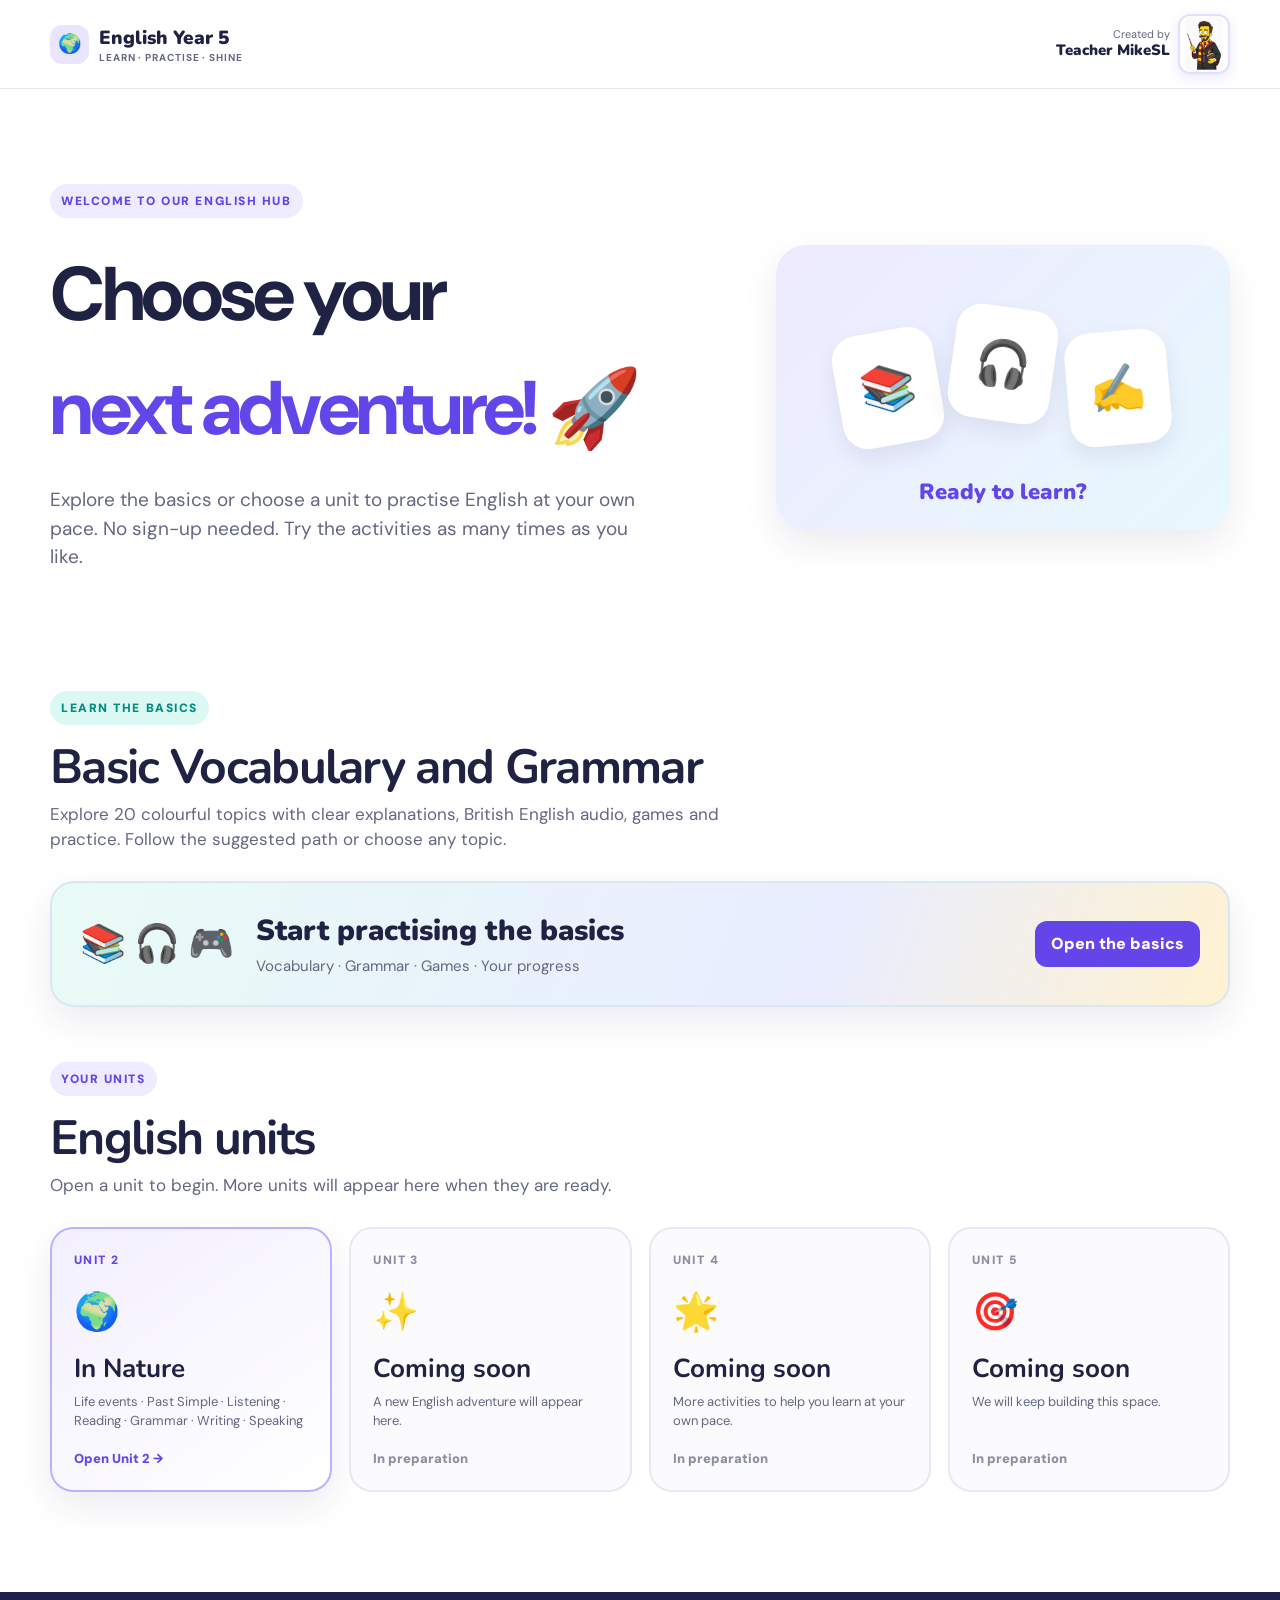
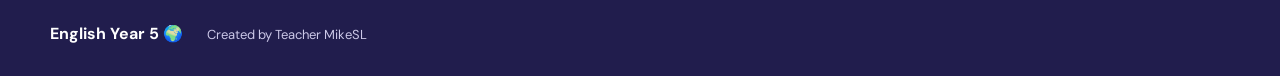
<file: index.html>
<!doctype html>
<html lang="en-GB">
<head><meta charset="utf-8"><meta name="viewport" content="width=device-width,initial-scale=1"><meta name="theme-color" content="#6246ea"><meta name="description" content="Practise Year 5 English with Teacher MikeSL."><title>English Year 5 · Teacher MikeSL</title><link rel="stylesheet" href="style.css?v=1"></head>
<body class="home-page">
<a class="skip" href="#main">Skip to content</a>
<header class="site-header"><a class="brand" href="index.html"><span class="brand-icon">🌍</span><span>English Year 5<small>Learn · Practise · Shine</small></span></a><div class="teacher-mark"><span>Created by<br><strong>Teacher MikeSL</strong></span><img src="teacher-mikesl.jpg" alt="Illustration of Teacher MikeSL" width="52" height="60"></div></header>
<main id="main"><section class="home-hero wrap"><div><span class="eyebrow">WELCOME TO OUR ENGLISH HUB</span><h1>Choose your<br><em>next adventure!</em> 🚀</h1><p>Explore the basics or choose a unit to practise English at your own pace. No sign-up needed. Try the activities as many times as you like.</p></div><div class="home-illustration"><span>📚</span><span>🎧</span><span>✍️</span><strong>Ready to learn?</strong></div></section>
<section class="basics-home wrap" aria-labelledby="basics-home-title"><div class="section-heading"><span class="kicker teal">LEARN THE BASICS</span><h2 id="basics-home-title">Basic Vocabulary and Grammar</h2><p>Explore 20 colourful topics with clear explanations, British English audio, games and practice. Follow the suggested path or choose any topic.</p></div><a class="basics-home-card" href="basics.html"><span class="basics-home-icon">📚 🎧 🎮</span><span><strong>Start practising the basics</strong><small>Vocabulary · Grammar · Games · Your progress</small></span><span class="basics-home-go">Open the basics</span></a></section>
<section class="units wrap" aria-labelledby="units-title"><div class="section-heading"><span class="kicker purple">YOUR UNITS</span><h2 id="units-title">English units</h2><p>Open a unit to begin. More units will appear here when they are ready.</p></div><div class="unit-grid"><a class="unit-card available" href="unit2.html"><span class="unit-number">UNIT 2</span><span class="unit-icon">🌍</span><h3>In Nature</h3><p>Life events · Past Simple · Listening · Reading · Grammar · Writing · Speaking</p><span class="unit-cta">Open Unit 2 →</span></a><div class="unit-card future"><span class="unit-number">UNIT 3</span><span class="unit-icon">✨</span><h3>Coming soon</h3><p>A new English adventure will appear here.</p><span class="coming">In preparation</span></div><div class="unit-card future"><span class="unit-number">UNIT 4</span><span class="unit-icon">🌟</span><h3>Coming soon</h3><p>More activities to help you learn at your own pace.</p><span class="coming">In preparation</span></div><div class="unit-card future"><span class="unit-number">UNIT 5</span><span class="unit-icon">🎯</span><h3>Coming soon</h3><p>We will keep building this space.</p><span class="coming">In preparation</span></div></div></section></main>
<footer><div class="wrap"><strong>English Year 5 🌍</strong><span>Created by Teacher MikeSL</span></div></footer>
</body></html>
</file>
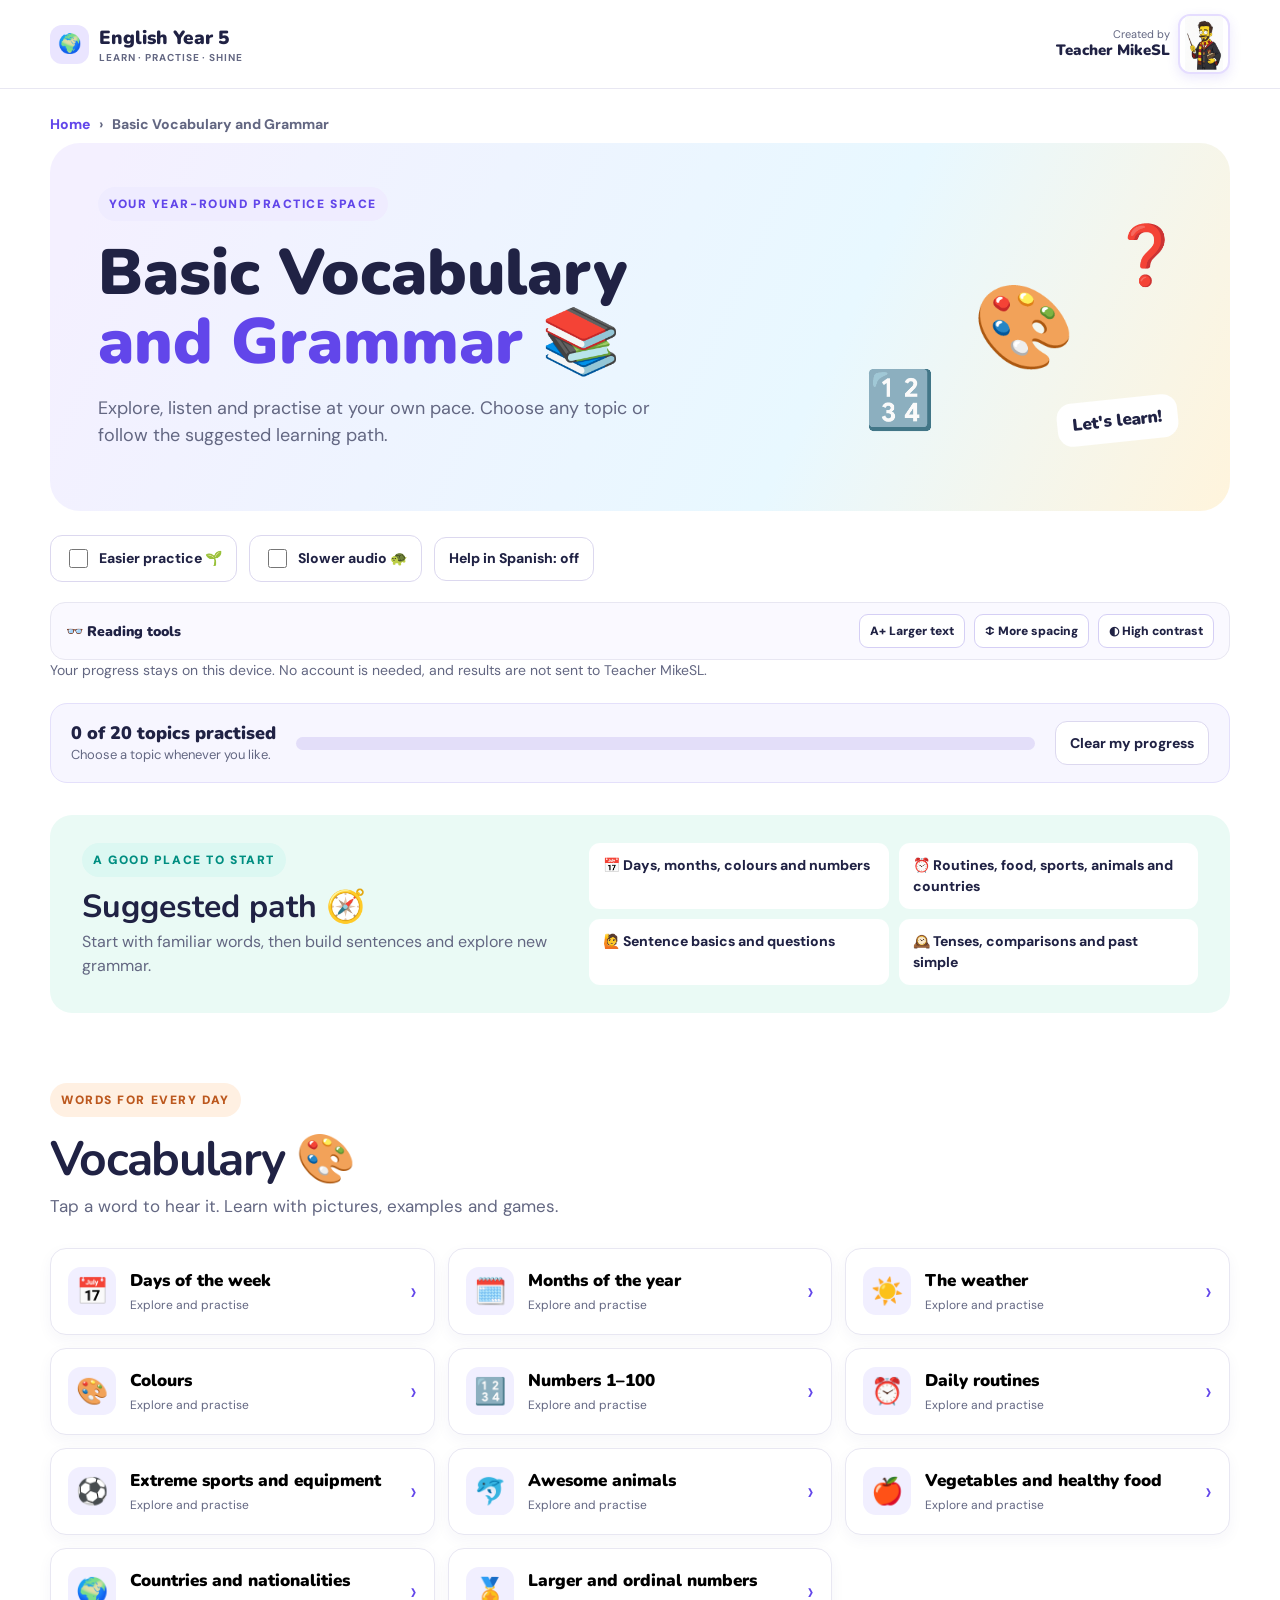
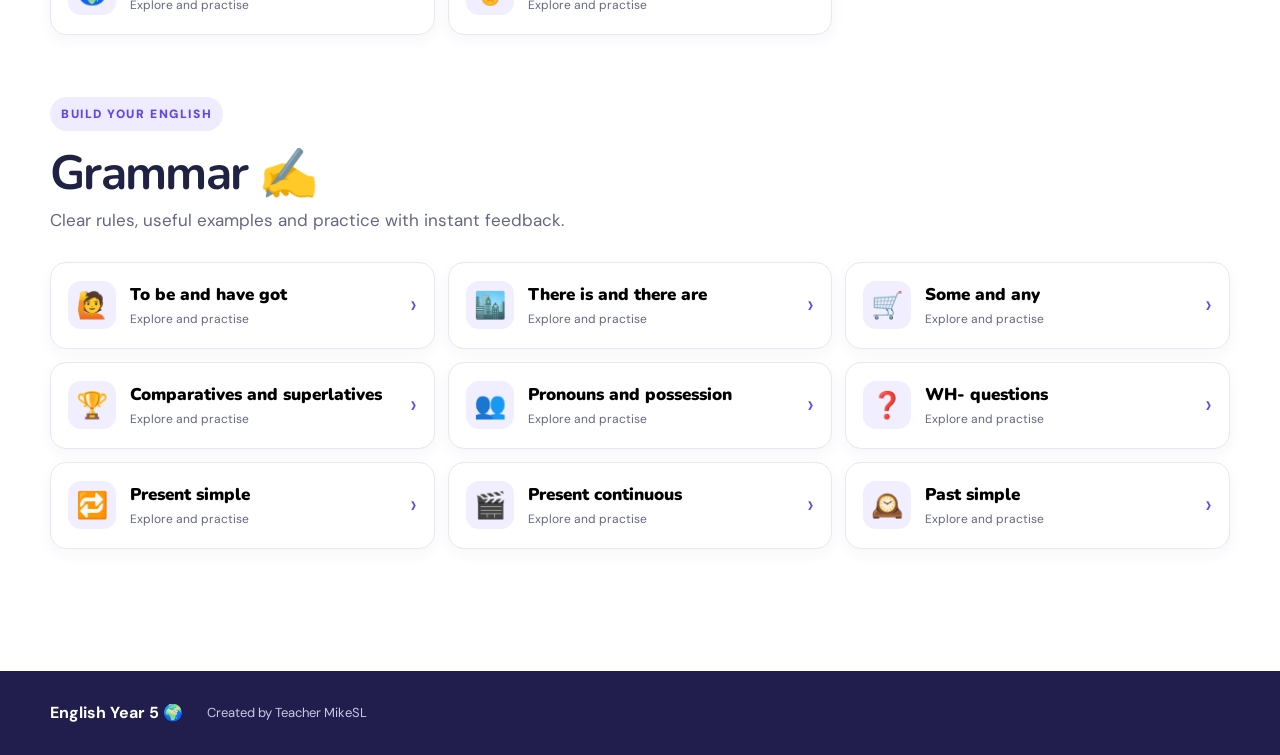
<file: basics.html>
<!doctype html>
<html lang="en-GB">
<head><meta charset="utf-8"><meta name="viewport" content="width=device-width,initial-scale=1"><meta name="theme-color" content="#6246ea"><meta name="description" content="Basic Vocabulary and Grammar for Year 5 with Teacher MikeSL."><title>Basic Vocabulary and Grammar · Teacher MikeSL</title><link rel="stylesheet" href="style.css?v=1"></head>
<body class="basics-page">
<a class="skip" href="#main">Skip to content</a>
<header class="site-header"><a class="brand" href="index.html"><span class="brand-icon">🌍</span><span>English Year 5<small>Learn · Practise · Shine</small></span></a><div class="teacher-mark"><span>Created by<br><strong>Teacher MikeSL</strong></span><img src="teacher-mikesl.jpg" alt="Illustration of Teacher MikeSL" width="52" height="60"></div></header>
<main id="main" class="wrap basics-main">
  <nav class="breadcrumbs" aria-label="Breadcrumb"><a href="index.html">Home</a><span>›</span><span>Basic Vocabulary and Grammar</span></nav>
  <section class="basics-hero"><div><span class="eyebrow">YOUR YEAR-ROUND PRACTICE SPACE</span><h1>Basic Vocabulary<br><em>and Grammar</em> 📚</h1><p>Explore, listen and practise at your own pace. Choose any topic or follow the suggested learning path.</p></div><div class="basics-hero-art" aria-hidden="true">🎨 <span>❓</span><strong>🔢</strong><small>Let's learn!</small></div></section>
  <div class="basics-toolbar"><label class="basics-toggle"><input id="support-mode" type="checkbox"> Easier practice 🌱</label><label class="basics-toggle"><input id="slow-audio" type="checkbox"> Slower audio 🐢</label><button id="spanish-help" class="basics-text-button" type="button" aria-pressed="false">Help in Spanish: off</button></div>
  <div class="reading-tools" aria-label="Reading options"><strong>👓 Reading tools</strong><button type="button" id="text-size" aria-pressed="false">A+ Larger text</button><button type="button" id="line-space" aria-pressed="false">↕ More spacing</button><button type="button" id="high-contrast" aria-pressed="false">◐ High contrast</button></div><p class="basics-privacy">Your progress stays on this device. No account is needed, and results are not sent to Teacher MikeSL.</p>
  <div class="basics-progress"><div><strong id="progress-count">0 of 20 topics practised</strong><span>Choose a topic whenever you like.</span></div><div class="basics-progress-track"><span id="progress-bar"></span></div><button id="reset-progress" class="basics-text-button" type="button">Clear my progress</button></div>
  <section class="basics-path" aria-labelledby="path-title"><div><span class="kicker teal">A GOOD PLACE TO START</span><h2 id="path-title">Suggested path 🧭</h2><p>Start with familiar words, then build sentences and explore new grammar.</p></div><ol><li>📅 Days, months, colours and numbers</li><li>⏰ Routines, food, sports, animals and countries</li><li>🙋 Sentence basics and questions</li><li>🕰️ Tenses, comparisons and past simple</li></ol></section>
  <section class="basics-catalog" aria-labelledby="vocab-title"><div class="section-heading"><span class="kicker orange">WORDS FOR EVERY DAY</span><h2 id="vocab-title">Vocabulary 🎨</h2><p>Tap a word to hear it. Learn with pictures, examples and games.</p></div><div id="vocab-list" class="basics-topic-grid"></div></section>
  <section class="basics-catalog" aria-labelledby="grammar-title"><div class="section-heading"><span class="kicker purple">BUILD YOUR ENGLISH</span><h2 id="grammar-title">Grammar ✍️</h2><p>Clear rules, useful examples and practice with instant feedback.</p></div><div id="grammar-list" class="basics-topic-grid"></div></section>
  <section id="topic-panel" class="basic-topic-panel" hidden aria-live="polite"></section>
</main>
<footer><div class="wrap"><strong>English Year 5 🌍</strong><span>Created by Teacher MikeSL</span></div></footer>
<script src="basic-data.js?v=1"></script><script src="basics.js?v=1"></script>
</body></html>
</file>
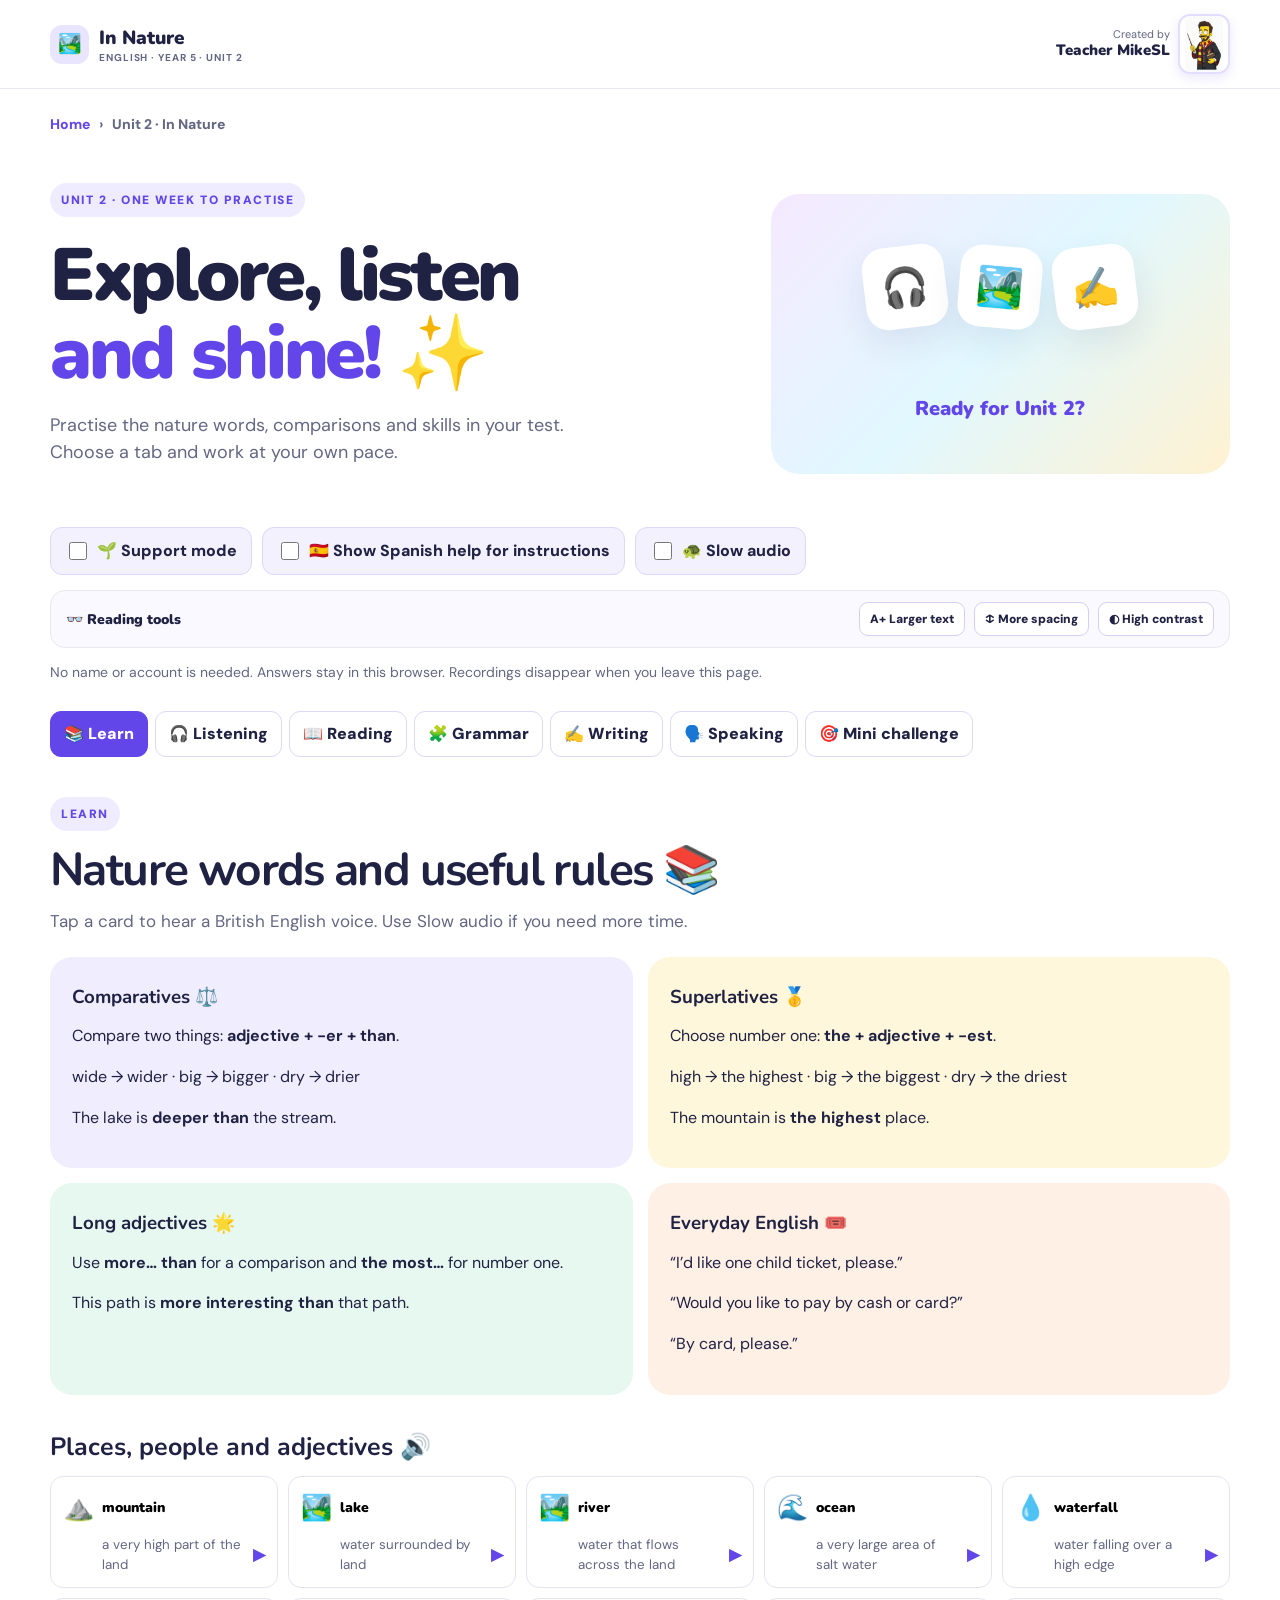
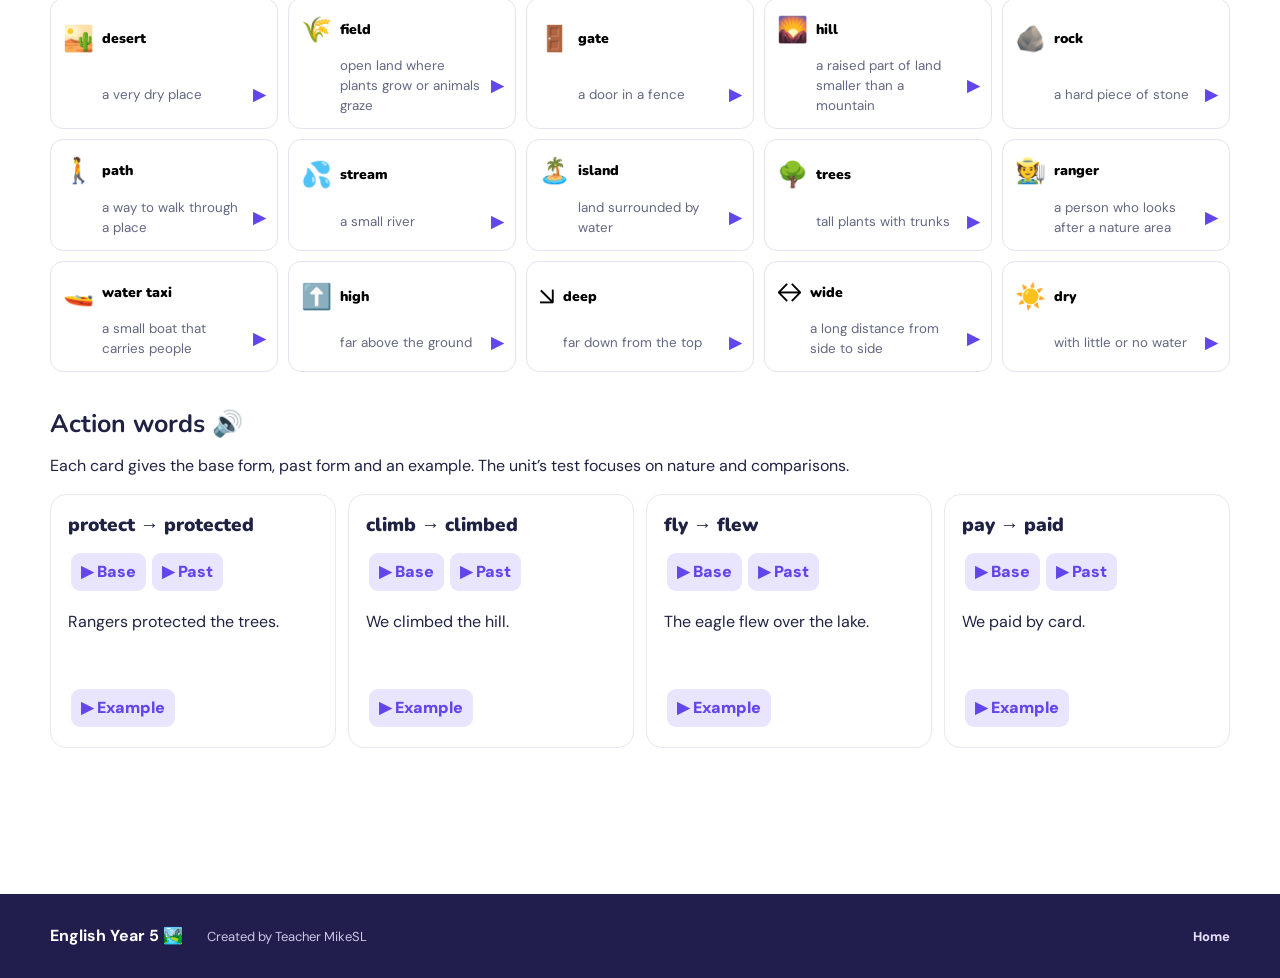
<file: unit2.html>
<!doctype html><html lang="en-GB"><head><meta charset="utf-8"><meta name="viewport" content="width=device-width,initial-scale=1"><meta name="theme-color" content="#6246ea"><meta name="description" content="Year 5 English Unit 2 In Nature: listening, reading, grammar, writing and speaking practice."><title>In Nature · English Year 5</title><link rel="stylesheet" href="style.css?v=1"><script src="unit-data.js?v=1" defer></script><script src="unit-app.js?v=1" defer></script></head>
<body class="unit-page"><a class="skip" href="#main">Skip to content</a><header class="site-header"><a class="brand" href="index.html"><span class="brand-icon">🏞️</span><span>In Nature<small>English · Year 5 · Unit 2</small></span></a><div class="teacher-mark"><span>Created by<br><strong>Teacher MikeSL</strong></span><img src="teacher-mikesl.jpg" alt="Illustration of Teacher MikeSL" width="52" height="60"></div></header>
<main id="main" class="wrap unit-main"><nav class="breadcrumbs" aria-label="Breadcrumb"><a href="index.html">Home</a><span>›</span><span>Unit 2 · In Nature</span></nav><section class="unit-intro"><div><span class="eyebrow">UNIT 2 · ONE WEEK TO PRACTISE</span><h1>Explore, listen<br><em>and shine!</em> ✨</h1><p>Practise the nature words, comparisons and skills in your test. Choose a tab and work at your own pace.</p></div><div class="unit-hero-art" aria-hidden="true"><span>🎧</span><span>🏞️</span><span>✍️</span><strong>Ready for Unit 2?</strong></div></section>
<div class="unit-controls"><label><input id="support" type="checkbox"> 🌱 Support mode</label><label><input id="spanish" type="checkbox"> 🇪🇸 Show Spanish help for instructions</label><label><input id="slow" type="checkbox"> 🐢 Slow audio</label></div><div class="reading-tools"><strong>👓 Reading tools</strong><button id="large" type="button" aria-pressed="false">A+ Larger text</button><button id="spaced" type="button" aria-pressed="false">↕ More spacing</button><button id="contrast" type="button" aria-pressed="false">◐ High contrast</button></div><p class="unit-privacy">No name or account is needed. Answers stay in this browser. Recordings disappear when you leave this page.</p>
<nav class="unit-tabs" aria-label="Unit sections"><button type="button" data-tab="learn">📚 Learn</button><button type="button" data-tab="listening">🎧 Listening</button><button type="button" data-tab="reading">📖 Reading</button><button type="button" data-tab="grammar">🧩 Grammar</button><button type="button" data-tab="writing">✍️ Writing</button><button type="button" data-tab="speaking">🗣️ Speaking</button><button type="button" data-tab="challenge">🎯 Mini challenge</button></nav>
<section id="learn" class="unit-panel" aria-labelledby="learn-title"><div class="section-heading"><span class="kicker purple">LEARN</span><h2 id="learn-title">Nature words and useful rules 📚</h2><p>Tap a card to hear a British English voice. Use Slow audio if you need more time.</p></div><div class="mini-theory-grid"><article class="theory-card lavender"><h3>Comparatives ⚖️</h3><p>Compare two things: <strong>adjective + -er + than</strong>.</p><p>wide → wider · big → bigger · dry → drier</p><p>The lake is <strong>deeper than</strong> the stream.</p></article><article class="theory-card yellow"><h3>Superlatives 🥇</h3><p>Choose number one: <strong>the + adjective + -est</strong>.</p><p>high → the highest · big → the biggest · dry → the driest</p><p>The mountain is <strong>the highest</strong> place.</p></article><article class="theory-card mint"><h3>Long adjectives 🌟</h3><p>Use <strong>more… than</strong> for a comparison and <strong>the most…</strong> for number one.</p><p>This path is <strong>more interesting than</strong> that path.</p></article><article class="theory-card peach"><h3>Everyday English 🎟️</h3><p>“I’d like one child ticket, please.”</p><p>“Would you like to pay by cash or card?”</p><p>“By card, please.”</p></article></div><h3 class="basic-subhead">Places, people and adjectives 🔊</h3><div id="unit-words" class="basic-word-grid"></div><h3 class="basic-subhead">Action words 🔊</h3><p>Each card gives the base form, past form and an example. The unit’s test focuses on nature and comparisons.</p><div id="unit-verbs" class="unit-verb-grid"></div><p id="unit-audio-error" role="status"></p></section>
<section id="listening" class="unit-panel" hidden aria-labelledby="listening-title"><div class="section-heading"><span class="kicker teal">LISTENING</span><h2 id="listening-title">Listen and choose 🎧</h2><p>Use the player to pause, repeat or move along the recording. Open a transcript when you are ready.</p><small class="es-help" lang="es">Escucha, elige las respuestas y corrige. Puedes abrir la transcripción y mover la barra del audio.</small></div><div id="listening-blocks" class="activity-grid"></div></section>
<section id="reading" class="unit-panel" hidden aria-labelledby="reading-title"><div class="section-heading"><span class="kicker orange">READING</span><h2 id="reading-title">Two stories to explore 📖</h2><p>Read the stories and answer the questions. Support mode gives shorter paragraphs, key words and a glossary.</p><small class="es-help" lang="es">Lee los textos y responde. El modo de apoyo muestra párrafos más cortos y un glosario.</small></div><div id="reading-blocks" class="activity-grid"></div></section>
<section id="grammar" class="unit-panel" hidden aria-labelledby="grammar-title"><div class="section-heading"><span class="kicker purple">GRAMMAR</span><h2 id="grammar-title">Build your English 🧩</h2><p>Practise several sets of comparisons and useful questions. Retry only your mistakes after checking.</p><small class="es-help" lang="es">Practica comparaciones y preguntas. Después de corregir, repite solo los errores.</small></div><div id="grammar-blocks" class="activity-grid"></div></section>
<section id="writing" class="unit-panel" hidden aria-labelledby="writing-title"><div class="section-heading"><span class="kicker coral">WRITING</span><h2 id="writing-title">Write with clues ✍️</h2><p>Use the English clues to write full sentences. Support mode gives three choices. Open writing is checked with a model and checklist.</p><small class="es-help" lang="es">Usa las pistas en inglés para escribir frases completas. El modo de apoyo ofrece tres opciones.</small></div><div id="writing-blocks" class="activity-grid"></div><article class="activity-card"><h3>Your own fun fact card 🌍</h3><p>Write two facts about places in nature. Use a comparative and a superlative. Check your work with the list below.</p><small class="es-help" lang="es">Escribe dos datos: uno con comparativo y otro con superlativo.</small><textarea id="open-writing" rows="4" placeholder="The lake is deeper than the stream. The mountain is the highest place."></textarea><div id="open-support" class="unit-options"><label><input type="radio" name="open-fact" value="correct"> The lake is deeper than the stream. The mountain is the highest place.</label><label><input type="radio" name="open-fact" value="than"> The lake is deeper the stream. The mountain is the highest place.</label><label><input type="radio" name="open-fact" value="the"> The lake is deeper than the stream. The mountain is highest place.</label></div><button class="button secondary" id="open-check" type="button">Show checklist and model</button><div id="open-feedback" role="status"></div></article></section>
<section id="speaking" class="unit-panel" hidden aria-labelledby="speaking-title"><div class="section-heading"><span class="kicker teal">SPEAKING</span><h2 id="speaking-title">Speaking studio 🗣️</h2><p>Choose a scene. Hear a question, then type or record an answer. Listen to yourself and compare with a model.</p><small class="es-help" lang="es">Elige una escena, escucha la pregunta y responde por escrito o grabando tu voz.</small></div><p class="speaking-privacy">🔒 Recordings stay in this browser’s memory and disappear when you leave. Spoken answers are not graded automatically.</p><div id="speaking-topics" class="speaking-topics"></div><div id="speaking-box" class="activity-card" hidden></div></section>
<section id="challenge" class="unit-panel" hidden aria-labelledby="challenge-title"><div class="section-heading"><span class="kicker purple">MINI CHALLENGE</span><h2 id="challenge-title">Try a mini test 🎯</h2><p>Listen, read and write. Check all answers together at the end. The timer is optional.</p><small class="es-help" lang="es">Escucha, lee y escribe. Corrige todas las respuestas al final. El tiempo es opcional.</small></div><div class="exam-toolbar"><label><input id="timer-toggle" type="checkbox"> ⏱ Start 15-minute timer</label><strong id="timer">15:00</strong></div><div id="exam-blocks"></div><button id="exam-submit" class="button primary" type="button">Finish and check all</button><div id="exam-result" role="status"></div></section>
</main><footer><div class="wrap"><strong>English Year 5 🏞️</strong><span>Created by Teacher MikeSL</span><a href="index.html">Home</a></div></footer></body></html>
</file>
<file: style.css>
@import url('https://fonts.googleapis.com/css2?family=DM+Sans:wght@400;500;600;700;800&family=Nunito:wght@600;700;800;900&display=swap');
:root{--ink:#202244;--muted:#636782;--purple:#6246ea;--purple2:#8672f4;--teal:#0e9f91;--orange:#ef8646;--coral:#e86d78;--line:#e8e7f2;--shadow:0 14px 35px rgba(49,42,99,.09)}
*{box-sizing:border-box}html{scroll-behavior:smooth}body{margin:0;background:#fff;color:var(--ink);font-family:'DM Sans',Arial,sans-serif;line-height:1.5}button,input,select,textarea{font:inherit}button{cursor:pointer}a{color:inherit;text-decoration:none}.wrap{width:min(1180px,calc(100% - 40px));margin-inline:auto}.skip{position:absolute;top:-80px;left:12px;background:#fff;padding:10px;z-index:20}.skip:focus{top:12px}
.site-header{position:sticky;top:0;z-index:10;display:flex;justify-content:space-between;align-items:center;gap:24px;padding:14px max(20px,calc((100vw - 1180px)/2));background:rgba(255,255,255,.95);backdrop-filter:blur(12px);border-bottom:1px solid var(--line)}.brand{display:flex;align-items:center;gap:10px;font:900 19px Nunito,sans-serif;white-space:nowrap}.brand-icon{width:39px;height:39px;display:grid;place-items:center;background:#eae5ff;border-radius:12px}.brand small{display:block;color:var(--muted);font:700 10px 'DM Sans',sans-serif;letter-spacing:.09em;text-transform:uppercase}.site-header nav{display:flex;gap:5px;overflow:auto}.site-header nav a{font-size:13px;font-weight:800;padding:9px 11px;border-radius:10px;white-space:nowrap}.site-header nav a:hover,.site-header nav a:focus-visible{background:#f1efff;color:var(--purple)}
.hero{display:grid;grid-template-columns:1.1fr .9fr;gap:40px;align-items:center;padding-block:70px 50px}.eyebrow,.kicker{display:inline-block;font-size:12px;font-weight:900;letter-spacing:.13em;color:var(--purple);background:#efecff;padding:8px 11px;border-radius:99px}.hero h1,h2,h3{font-family:Nunito,Arial,sans-serif;line-height:1.13}.hero h1{font-size:clamp(48px,6vw,78px);letter-spacing:-.045em;margin:19px 0}.hero h1 em{color:var(--purple);font-style:normal}.hero-copy p{font-size:18px;color:var(--muted);max-width:570px}.hero-actions{display:flex;gap:12px;flex-wrap:wrap;margin-top:27px}.button{display:inline-flex;justify-content:center;align-items:center;gap:8px;border:0;border-radius:13px;padding:12px 18px;font-weight:900;min-height:44px;transition:transform .15s,box-shadow .15s}.button:hover{transform:translateY(-2px)}.primary{background:var(--purple);color:#fff;box-shadow:0 8px 18px rgba(98,70,234,.23)}.secondary{background:#f2efff;color:var(--purple)}.hero-card{position:relative;background:linear-gradient(135deg,#f9eeff,#e8f7ff);padding:30px;border:3px solid #fff;border-radius:28px;box-shadow:var(--shadow);transform:rotate(2deg)}.sticker{display:inline-block;background:#ffdf66;border:2px solid var(--ink);border-radius:9px;padding:7px 12px;font-weight:900;letter-spacing:.1em;transform:rotate(-5deg)}.timeline{margin:33px 0 22px;border-left:4px dashed var(--purple2);padding-left:25px}.timeline div{position:relative;display:flex;align-items:center;gap:12px;background:#fff;padding:12px 15px;margin:14px 0;border-radius:15px;box-shadow:0 5px 15px #604a8415}.timeline div:before{content:'';position:absolute;left:-35px;width:16px;height:16px;border:4px solid var(--purple);background:#fff;border-radius:50%}.timeline span{font-size:29px}.timeline strong{font-family:Nunito;font-size:18px}.timeline small{margin-left:auto;color:var(--purple);font-weight:900}.hero-card p{font-family:Nunito;font-size:21px;font-weight:900;text-align:right;margin:0}.hero-card p span{color:var(--coral);font-size:30px}
.section-nav{display:grid;grid-template-columns:repeat(5,1fr);gap:12px;padding-bottom:15px}.section-nav a{display:flex;align-items:center;gap:11px;background:#fff;border:1px solid var(--line);border-radius:15px;padding:14px;font-weight:900;box-shadow:0 3px 10px #2b20650b}.section-nav a span{display:grid;place-items:center;background:#f4f2ff;border-radius:10px;width:35px;height:35px}.section-nav a:hover{border-color:var(--purple);transform:translateY(-2px)}
.section{padding-block:82px;scroll-margin-top:75px}.section-heading{margin-bottom:28px}.section-heading h2{font-size:clamp(32px,4vw,48px);letter-spacing:-.035em;margin:15px 0 8px}.section-heading p{font-size:17px;color:var(--muted);margin:0;max-width:730px}.kicker.orange{color:#bc581e;background:#fff0e2}.kicker.teal{color:#008e81;background:#dcf8f2}.kicker.coral{color:#ca4b5b;background:#ffe8ec}.section h3{font-size:25px;margin:30px 0 8px}.subintro{color:var(--muted);margin:0 0 17px}.audio-setting{display:flex;justify-content:space-between;align-items:center;gap:12px;border:1px solid #dcd4ff;background:#f7f5ff;border-radius:13px;padding:10px 15px;margin:25px 0}.audio-setting label{font-weight:800}.audio-setting input{accent-color:var(--purple);width:17px;height:17px;vertical-align:middle}.audio-setting span{font-size:13px;color:var(--muted)}
.vocab-grid{display:grid;grid-template-columns:repeat(4,1fr);gap:11px}.vocab-card{display:flex;align-items:center;gap:10px;min-height:82px;padding:12px;background:#fff;border:1px solid var(--line);border-radius:15px;box-shadow:0 3px 12px #20224409}.vocab-emoji{font-size:29px;flex:none}.vocab-card div{min-width:0;flex:1}.vocab-card strong{display:block;font:900 15px Nunito;line-height:1.15}.vocab-card small{display:block;color:var(--muted);font-size:11px;margin-top:3px}.verb-badge{font-size:9px;font-weight:900;letter-spacing:.04em;padding:4px 6px;border-radius:6px}.verb-badge.regular{background:#e2f8f1;color:#068b6c}.verb-badge.irregular{background:#fff1d3;color:#aa6c00}.play{border:0;border-radius:9px;background:#eae5ff;color:var(--purple);width:35px;height:35px;flex:none;font-size:17px}.play:hover,.play.playing{background:var(--purple);color:#fff}.theory-grid{display:grid;grid-template-columns:repeat(3,1fr);gap:16px;margin-top:48px}.theory-card{border-radius:22px;padding:22px;min-height:275px}.theory-card h3{margin:8px 0 12px}.theory-card p{font-size:14px;line-height:1.55}.theory-card .hint{font-size:12px;color:var(--muted)}.card-emoji{font-size:30px}.lavender{background:#f0edff}.peach{background:#fff0e6}.mint{background:#e6f8f0}.yellow{background:#fff7db}.blue{background:#eaf6ff}.pink{background:#ffeef1}.example{display:flex;align-items:center;justify-content:space-between;gap:12px;background:#fff;border-radius:10px;padding:8px 10px;margin-top:8px;font-size:13px}.example .play{width:31px;height:31px}
.band-lilac{background:#f6f4ff}.band-cream{background:#fffbf1}.exercise-grid{display:grid;grid-template-columns:repeat(2,1fr);gap:18px}.exercise-card{background:#fff;border:1px solid var(--line);border-radius:22px;padding:25px;box-shadow:var(--shadow)}.exercise-card h3{font-size:28px;margin:12px 0 7px}.exercise-card>p{color:var(--muted);font-size:14px;margin:0 0 16px}.pill{display:inline-block;background:#eeeaff;color:var(--purple);font-size:10px;font-weight:900;letter-spacing:.1em;padding:7px 9px;border-radius:6px}.audio-controls{display:flex;align-items:center;gap:12px;flex-wrap:wrap;margin:20px 0}.audio-controls span{font-size:12px;color:var(--muted)}.audio-main{font-size:13px}.audio-main.playing{background:#0e9f91}.question{border-top:1px solid var(--line);padding:13px 0}.question label{display:block;font-size:14px;font-weight:700;margin-bottom:8px}.question label b{color:var(--purple);margin-right:4px}.question select,.question input,.bio-fields input,textarea{width:100%;min-height:42px;padding:9px 10px;border:1.5px solid #d9d8e8;border-radius:10px;color:var(--ink);background:#fff;outline:none}.question select:focus,.question input:focus,.bio-fields input:focus,textarea:focus{border-color:var(--purple);box-shadow:0 0 0 3px #6246ea20}.question.correct{background:#ecfaf4}.question.incorrect{background:#fff4f0}.item-feedback{font-size:12px;margin-top:7px;min-height:0}.question.correct .item-feedback{color:#087b5a}.question.incorrect .item-feedback{color:#ad472c}.check{background:#ffe16b;color:var(--ink);margin-top:17px}.score{font-weight:900;color:var(--purple);margin-top:13px}.phonics,.wide{margin-top:18px}.phonics #listening-phonics,.wide #grammar-fill{display:grid;grid-template-columns:repeat(3,1fr);gap:0 20px}.phonics .check,.wide .check,.phonics .score,.wide .score{grid-column:1/-1}.reading-text{background:#f4f9ff;border-left:5px solid #7eb7e9;padding:20px;border-radius:12px;font-size:16px;line-height:1.75;margin:18px 0 23px}.reading-card h3{margin-bottom:0}.biography{background:#f7f4ff}.bio-fields{display:grid;grid-template-columns:repeat(2,1fr);gap:15px;margin:15px 0}.biography label{display:block;font-weight:800;font-size:13px}.biography input,.biography textarea{display:block;margin-top:6px}.biography textarea{resize:vertical;min-height:130px}.bio-actions{display:flex;gap:10px;flex-wrap:wrap;margin-top:15px}.feedback:not(:empty){background:#fff;border-radius:12px;padding:16px;margin-top:14px}.feedback ul{margin:9px 0;padding-left:22px}.feedback small{color:var(--muted)}.talk-bank{margin-top:23px;background:#fff;border:1px solid var(--line);border-radius:13px;padding:15px}.talk-bank p{font-size:14px;margin:7px 0 0}footer{background:#211d4d;color:#fff;padding:30px 0}footer .wrap{display:flex;align-items:center;gap:24px}footer span{color:#ccc8e8;font-size:13px}footer a{margin-left:auto;color:#e5dcff;font-size:13px;font-weight:800}
@media(max-width:1050px){.site-header{align-items:flex-start;flex-direction:column;gap:6px}.site-header nav{width:100%}.vocab-grid{grid-template-columns:repeat(3,1fr)}.theory-grid{grid-template-columns:repeat(2,1fr)}}
@media(max-width:700px){.wrap{width:min(100% - 28px,1180px)}.site-header{padding:10px 14px}.site-header nav a{font-size:12px;padding:7px 8px}.hero{grid-template-columns:1fr;gap:23px;padding-block:43px 30px}.hero h1{font-size:48px}.hero-copy p{font-size:16px}.hero-card{max-width:500px;width:100%;justify-self:center}.section-nav{display:flex;overflow:auto}.section-nav a{flex:none;font-size:13px;padding:9px}.section{padding-block:58px;scroll-margin-top:100px}.section-heading h2{font-size:34px}.vocab-grid{grid-template-columns:repeat(2,1fr)}.theory-grid,.exercise-grid{grid-template-columns:1fr}.phonics #listening-phonics,.wide #grammar-fill{grid-template-columns:repeat(2,1fr)}.exercise-card{padding:19px}.audio-setting{align-items:flex-start;flex-direction:column}footer .wrap{flex-wrap:wrap;gap:8px}footer a{margin-left:0}}
@media(max-width:420px){.vocab-grid{grid-template-columns:1fr}.vocab-card{min-height:68px}.bio-fields,.phonics #listening-phonics,.wide #grammar-fill{grid-template-columns:1fr}.hero h1{font-size:42px}.hero-card{padding:20px}.timeline strong{font-size:15px}}
@media(prefers-reduced-motion:reduce){html{scroll-behavior:auto}.button{transition:none}}
.teacher-mark{display:flex;align-items:center;gap:8px;flex:none;text-align:right;font-size:11px;line-height:1.15;color:var(--muted)}.teacher-mark strong{font:900 15px Nunito;color:var(--ink)}.teacher-mark img{width:52px;height:60px;object-fit:contain;background:#fff;border:2px solid #e5ddff;border-radius:12px;box-shadow:0 4px 12px #6246ea20}.back-link{display:block;width:max-content;font-size:13px;font-weight:900;color:var(--purple);margin-bottom:17px}.site-header nav{justify-content:center;flex:1}
.home-hero{display:grid;grid-template-columns:1.2fr .8fr;gap:45px;align-items:center;padding-block:95px 80px}.home-hero h1{font-size:clamp(48px,6vw,76px);letter-spacing:-.045em;margin:20px 0}.home-hero h1 em{font-style:normal;color:var(--purple)}.home-hero p{font-size:19px;color:var(--muted);max-width:610px}.home-illustration{min-height:285px;border-radius:30px;background:linear-gradient(135deg,#eeeaff,#e7f8fd);display:flex;align-items:center;justify-content:center;gap:13px;position:relative;box-shadow:var(--shadow)}.home-illustration span{background:#fff;border-radius:25px;padding:23px;font-size:45px;box-shadow:0 10px 22px #332e7217;transform:rotate(-10deg)}.home-illustration span:nth-child(2){transform:translateY(-24px) rotate(8deg)}.home-illustration span:nth-child(3){transform:rotate(-5deg)}.home-illustration strong{position:absolute;bottom:23px;font:900 22px Nunito;color:var(--purple)}.units{padding-bottom:100px}.unit-grid{display:grid;grid-template-columns:repeat(4,1fr);gap:17px}.unit-card{display:flex;flex-direction:column;min-height:260px;padding:22px;border:2px solid var(--line);border-radius:23px;background:#fff}.unit-card.available{background:linear-gradient(145deg,#f3efff,#fff);border-color:#bdb1ff;box-shadow:var(--shadow)}.unit-card.available:hover{transform:translateY(-4px);border-color:var(--purple)}.unit-number{color:var(--purple);font-size:12px;font-weight:900;letter-spacing:.12em}.unit-icon{font-size:37px;margin:15px 0}.unit-card h3{margin:0 0 8px;font-size:26px}.unit-card p{font-size:13px;color:var(--muted);margin:0}.unit-cta,.coming{margin-top:auto;padding-top:18px;font-weight:900;font-size:13px;color:var(--purple)}.future{background:#fbfbfd}.future .unit-number,.future .coming{color:#8b8da2}
.support-switch{display:flex;justify-content:space-between;align-items:center;gap:20px;background:#e8f8f0;border:2px solid #bcebd7;border-radius:18px;padding:15px 20px;margin-top:18px}.support-switch strong,.support-switch small{display:block}.support-switch strong{font:900 18px Nunito}.support-switch small{font-size:13px;color:#366d5b}.switch-label{display:flex;align-items:center;gap:10px;white-space:nowrap;font-weight:900;color:#0d785d;cursor:pointer}.switch-label input{width:20px;height:20px;accent-color:#0e9f91}.support-only{display:none!important}.support .support-only{display:grid!important}.support .standard-only{display:none!important}.support .biography.standard-only{display:none!important}.question-hint{display:block;color:#087b5a;background:#eaf9f1;border-radius:7px;padding:5px 7px;margin:0 0 7px}.support .question{padding:16px 0}.support .question label{font-size:15px}
.voice-tag{font-size:16px;line-height:1}
.vocab-grid{grid-template-columns:repeat(4,1fr)}.vocab-card{display:block;min-height:205px;padding:15px}.vocab-top{display:flex!important;align-items:center;gap:9px;margin-bottom:6px}.vocab-top .verb-badge{margin-left:auto}.vocab-emoji{font-size:31px}.vocab-translation{display:block;color:var(--muted);font-size:12px;min-height:21px}.verb-pair{display:grid!important;grid-template-columns:1fr 1fr;gap:6px;border-top:1px solid var(--line);border-bottom:1px solid var(--line);padding:10px 0;margin-top:6px;min-height:74px}.verb-pair span{font-size:9px;font-weight:900;letter-spacing:.07em;color:var(--muted)}.verb-pair strong{display:block;font:900 14px Nunito;color:var(--ink);letter-spacing:normal;line-height:1.2;margin-top:3px}.vocab-example{font-size:12px;font-style:italic;color:#4b4d68;line-height:1.3;margin:10px 0 0}.lower-grid{margin-top:18px}.lesson-audio{display:block;width:100%;height:48px;margin:17px 0 12px}.transcript{border:1px solid #d9d4f9;background:#f8f6ff;border-radius:10px;margin:0 0 17px}.transcript summary{cursor:pointer;padding:10px 12px;font-weight:900;color:var(--purple);font-size:13px}.transcript p{padding:0 13px 12px;margin:0;font-size:13px;line-height:1.7}.reading-text p{margin:0 0 15px}.reading-text p:last-child{margin-bottom:0}.glossary{background:#fff7e1;border-radius:10px;padding:11px 13px;margin:-8px 0 17px;color:#775923;font-size:13px;font-weight:700}
@media(max-width:1050px){.site-header{display:grid;grid-template-columns:1fr auto;align-items:center}.site-header nav{grid-column:1/-1;grid-row:2;justify-content:flex-start}.teacher-mark{grid-column:2;grid-row:1}.unit-grid{grid-template-columns:repeat(2,1fr)}.vocab-grid{grid-template-columns:repeat(3,1fr)}}
@media(max-width:700px){.teacher-mark strong{font-size:12px}.teacher-mark img{width:43px;height:50px}.home-hero{grid-template-columns:1fr;padding-block:53px 48px;gap:23px}.home-hero h1{font-size:45px}.home-hero p{font-size:16px}.home-illustration{min-height:200px}.home-illustration span{font-size:30px;padding:17px}.home-illustration strong{font-size:18px}.unit-grid{grid-template-columns:1fr 1fr}.unit-card{min-height:230px;padding:17px}.unit-card h3{font-size:22px}.support-switch{align-items:flex-start;flex-direction:column}.vocab-grid{grid-template-columns:repeat(2,1fr)}}
@media(max-width:470px){.teacher-mark span{display:none}.unit-grid,.vocab-grid{grid-template-columns:1fr}.vocab-card{min-height:0}.verb-pair{min-height:0}.home-illustration{display:none}.unit-card{min-height:210px}}
[hidden]{display:none!important}.section-nav{grid-template-columns:repeat(6,1fr)}.section-nav a[aria-current="page"],.site-header nav a[aria-current="page"]{background:#eae5ff;color:var(--purple);border-color:#b9aafa}.section-nav a[aria-current="page"]{box-shadow:0 6px 15px #6246ea22}.reading-tools{display:flex;align-items:center;gap:9px;flex-wrap:wrap;margin-top:12px;padding:11px 15px;border:1px solid var(--line);border-radius:15px;background:#faf9ff}.reading-tools strong{font:900 14px Nunito;margin-right:auto}.reading-tools button{border:1px solid #d5cff5;background:#fff;color:var(--ink);border-radius:9px;padding:7px 10px;font-size:12px;font-weight:900}.reading-tools button[aria-pressed="true"]{background:var(--purple);border-color:var(--purple);color:#fff}.retry{background:#e2f7eb;color:#096b50;margin:17px 0 0 8px}.question.review-done{display:none}.exam-toolbar{display:flex;align-items:center;justify-content:space-between;gap:12px;background:#fff;border:1px solid var(--line);border-radius:12px;padding:12px 17px;font-weight:900}.exam-toolbar input{accent-color:var(--purple);width:18px;height:18px;vertical-align:middle}.exam-toolbar strong{color:var(--purple);font-variant-numeric:tabular-nums}.large-text .reading-text,.large-text .theory-card p,.large-text .question label,.large-text .transcript p,.large-text .vocab-example{font-size:1.18em}.large-text .section-heading p,.large-text .exercise-card>p{font-size:1.12em}.spaced-text .reading-text,.spaced-text .transcript p,.spaced-text .theory-card p,.spaced-text .question label{line-height:2}.spaced-text .question{padding-block:20px}.high-contrast{--ink:#0b0b0b;--muted:#303030;--purple:#4020ae;--line:#777;background:#fff;color:#0b0b0b}.high-contrast .exercise-card,.high-contrast .vocab-card,.high-contrast .reading-text,.high-contrast .theory-card,.high-contrast .support-switch,.high-contrast .reading-tools{background:#fff;border:2px solid #333;color:#0b0b0b}.high-contrast .pill,.high-contrast .eyebrow,.high-contrast .kicker{background:#fff;border:1px solid #333}.high-contrast .primary{background:#2f128d;color:#fff}.high-contrast .question.correct{background:#e5f9e7}.high-contrast .question.incorrect{background:#ffe6dd}
@media(max-width:700px){.section-nav{display:flex}.reading-tools strong{width:100%}.reading-tools button{flex:1}.retry{margin-left:0}}
.language-help{display:flex;align-items:center;justify-content:space-between;gap:14px;margin-top:10px;margin-bottom:10px;padding:13px 17px;border:1px solid #d8d4ff;border-radius:14px;background:#f5f3ff;color:#392f75}.language-help label{font-weight:800;cursor:pointer}.language-help input{width:18px;height:18px;vertical-align:middle;accent-color:var(--purple)}.language-help small{font-size:12px;color:#655b87}.es-help{display:none;margin:5px 0 8px;color:#6b529d;font-size:12px;line-height:1.5;font-weight:650}.show-spanish .es-help{display:block}.question .es-help{margin-top:3px}.question-hint{display:block}@media(max-width:650px){.language-help{align-items:flex-start;flex-direction:column}}
@media(max-width:1050px){.section-nav{display:flex;overflow-x:auto}.section-nav a{flex:none}.site-header nav{min-width:0}}
.spanish-shortcut{position:fixed;right:16px;bottom:16px;z-index:12;min-height:44px;border:0;border-radius:999px;padding:11px 15px;background:var(--purple);color:#fff;font-size:13px;font-weight:900;box-shadow:0 7px 18px #34228a40}.spanish-shortcut[aria-pressed="true"]{background:#ffe16b;color:var(--ink)}.spanish-shortcut:focus-visible{outline:3px solid #ffb74d;outline-offset:2px}@media(max-width:470px){.spanish-shortcut{right:10px;bottom:10px;font-size:12px}}
body:not(.home-page) main{padding-bottom:60px}
.section-nav{grid-template-columns:repeat(7,1fr)}.speaking-privacy{max-width:850px;padding:12px 15px;border:1px solid #bcebd7;border-radius:12px;background:#e8f8f0;color:#175d49;font-size:14px;font-weight:750}.speaking-topics{display:grid;grid-template-columns:repeat(3,1fr);gap:14px;margin:23px 0}.speaking-topic{text-align:left;border:2px solid #d8d1fa;background:#fff;border-radius:18px;padding:20px;font:900 19px Nunito;color:var(--ink);box-shadow:var(--shadow);min-height:96px}.speaking-topic:hover,.speaking-topic:focus-visible{border-color:var(--purple);background:#f5f2ff}.speaking-session{max-width:850px;margin-top:18px;scroll-margin-top:115px}.speaking-progress{display:flex;justify-content:space-between;gap:12px;align-items:center;color:var(--purple)}.speaking-progress span{background:#eeebff;padding:6px 10px;border-radius:999px;font-size:12px;font-weight:900;white-space:nowrap}.speaking-scene{background:#f4f9ff;border-left:5px solid #7eb7e9;padding:15px 18px;border-radius:10px;line-height:1.65}.speaking-session h3{margin-top:26px}.speaking-slow{display:block;margin:0 0 21px;font-weight:800;font-size:14px}.speaking-slow input{accent-color:var(--purple);vertical-align:middle}.speaking-answer{display:grid;gap:10px;max-width:600px;margin:14px 0 22px}.speaking-answer label{font-weight:900}.speaking-answer input,.speaking-answer select{width:100%;min-height:44px;border:1.5px solid #d9d8e8;border-radius:10px;padding:9px 12px;background:#fff;color:var(--ink)}.speaking-answer .button{justify-self:start}.speaking-record{padding:18px;border:1px solid #dfd7fa;border-radius:14px;background:#f9f7ff;margin:19px 0}.speaking-record strong{font:900 18px Nunito}.speaking-record p{font-size:13px;color:var(--muted);margin:7px 0 13px}.speaking-record-buttons,.speaking-next-row{display:flex;gap:9px;flex-wrap:wrap}.speaking-record-status,.speaking-record small{display:block;margin-top:10px;color:var(--muted)}.speaking-feedback{background:#eaf9f1;border:1px solid #b8e5cf;border-radius:14px;padding:17px;margin:19px 0}.speaking-feedback p{margin:9px 0}.speaking-feedback .lesson-audio{margin-bottom:0}.speaking-next-row{margin-top:16px}.speaking-session .es-help{font-size:13px}
@media(max-width:700px){.speaking-topics{grid-template-columns:1fr}.speaking-topic{min-height:66px;padding:15px}.speaking-progress{align-items:flex-start;flex-direction:column}}
.speaking-repeat{font-size:13px;margin:-3px 0 10px}

/* Basic Vocabulary and Grammar */
.basics-home{padding:20px 0 55px}.basics-home-card{display:flex;align-items:center;gap:22px;padding:28px;background:linear-gradient(110deg,#e9fbf6,#e9edff 65%,#fff2d1);border:2px solid #d9e8ef;border-radius:24px;box-shadow:var(--shadow)}.basics-home-icon{font-size:37px;white-space:nowrap}.basics-home-card strong{display:block;font:900 clamp(20px,3vw,29px) Nunito}.basics-home-card small{display:block;color:var(--muted);font-size:15px;margin-top:5px}.basics-home-go{margin-left:auto;background:#6246ea;color:#fff;padding:11px 16px;border-radius:12px;font-weight:900;white-space:nowrap}.basics-home-card:hover{border-color:var(--purple);transform:translateY(-3px)}
.basics-main{padding-bottom:90px}.breadcrumbs{display:flex;gap:9px;padding:25px 0 8px;color:var(--muted);font-size:14px;font-weight:800}.breadcrumbs a{color:var(--purple)}.basics-hero{display:grid;grid-template-columns:1.4fr .6fr;align-items:center;gap:28px;padding:44px 48px;border-radius:30px;background:linear-gradient(115deg,#f4f0ff 5%,#e8f8ff 65%,#fff4dc)}.basics-hero h1{font:900 clamp(38px,5vw,65px)/1.08 Nunito;margin:18px 0}.basics-hero h1 em{font-style:normal;color:var(--purple)}.basics-hero p{font-size:18px;color:var(--muted);max-width:600px}.basics-hero-art{position:relative;display:grid;place-items:center;min-height:230px;font-size:82px}.basics-hero-art span{position:absolute;top:0;right:0;font-size:58px}.basics-hero-art strong{position:absolute;left:0;bottom:0;font-size:56px}.basics-hero-art small{position:absolute;right:4px;bottom:0;font:900 17px Nunito;background:#fff;padding:10px 15px;border-radius:15px;transform:rotate(-6deg)}
.basics-toolbar{display:flex;gap:12px;flex-wrap:wrap;align-items:center;padding:24px 0 8px}.basics-toggle,.basics-text-button{border:1px solid #dcd8ef;border-radius:12px;background:#fff;color:var(--ink);padding:10px 14px;font-size:14px;font-weight:800;min-height:44px}.basics-toggle{display:flex;align-items:center;gap:8px}.basics-toggle input{width:19px;height:19px;accent-color:var(--purple)}.basics-text-button:hover,.basics-toggle:hover{border-color:var(--purple)}.basics-privacy{font-size:14px;color:var(--muted);margin:0 0 22px}.basics-progress{display:flex;align-items:center;gap:20px;background:#f7f6ff;border:1px solid #e4e0fb;border-radius:17px;padding:17px 20px}.basics-progress>div:first-child{min-width:190px}.basics-progress strong,.basics-progress span{display:block}.basics-progress strong{font:900 18px Nunito}.basics-progress span{font-size:13px;color:var(--muted)}.basics-progress-track{height:13px;flex:1;border-radius:99px;background:#e3def9;overflow:hidden}.basics-progress-track span{display:block;height:100%;background:linear-gradient(90deg,#11ad98,#6246ea);transition:width .3s}.basics-path{margin:32px 0 70px;padding:28px 32px;display:grid;grid-template-columns:1fr 1.25fr;gap:20px;border-radius:22px;background:#eafaf5}.basics-path h2{font-size:32px;margin:12px 0 5px}.basics-path p{margin:0;color:var(--muted)}.basics-path ol{margin:0;padding:0;list-style:none;display:grid;grid-template-columns:1fr 1fr;gap:10px}.basics-path li{background:#fff;border-radius:11px;padding:12px 14px;font-weight:800;font-size:14px}.basics-catalog{padding-bottom:62px}.basics-topic-grid{display:grid;grid-template-columns:repeat(3,1fr);gap:13px}.basics-topic-card{display:flex;align-items:center;text-align:left;gap:14px;border:1px solid var(--line);background:#fff;border-radius:16px;padding:17px;min-height:87px;box-shadow:0 5px 15px #30276e0b}.basics-topic-card:hover,.basics-topic-card:focus-visible{border-color:var(--purple);transform:translateY(-2px)}.basics-topic-card>span:last-child{margin-left:auto;color:var(--purple);font-size:25px}.basics-topic-icon{display:grid;place-items:center;flex:none;background:#f1efff;width:48px;height:48px;border-radius:13px;font-size:26px}.basics-topic-card strong{display:block;font:900 17px Nunito}.basics-topic-card small{display:block;color:var(--muted);font-size:12px;margin-top:4px}
.basic-topic-panel{scroll-margin-top:80px;margin:15px 0 70px;padding:32px;border-radius:26px;background:#fbfaff;border:2px solid #ded7fc;box-shadow:var(--shadow)}.basic-panel-head{display:flex;justify-content:space-between;align-items:start;gap:15px}.basic-panel-head h2{font-size:clamp(30px,4vw,44px);margin:12px 0 25px}.basics-close{border:0;border-radius:50%;width:42px;height:42px;background:#eae5ff;color:#6246ea;font-size:28px;line-height:1}.basic-theory{display:grid;grid-template-columns:1fr 1fr;gap:17px}.basic-theory>div{padding:22px;background:#fff;border:1px solid var(--line);border-radius:17px}.basic-theory h3{font-size:23px;margin:0 0 13px}.basic-theory p{font-size:16px;line-height:1.6}.basic-rule{background:#fff3da;padding:13px;border-radius:10px;font-weight:800}.basic-example{display:flex;align-items:center;justify-content:space-between;gap:12px;padding:10px 0;border-bottom:1px solid var(--line);font-size:16px}.basic-audio{border:0;border-radius:10px;min-width:40px;height:40px;background:#eae5ff;color:#6246ea;font-size:18px}.basic-audio:hover,.basic-audio.playing{background:#6246ea;color:#fff}.basic-subhead{font-size:25px;margin:38px 0 15px}.basic-word-grid{display:grid;grid-template-columns:repeat(5,1fr);gap:10px}.basic-word{display:grid;grid-template-columns:auto 1fr auto;align-items:center;text-align:left;gap:8px;border:1px solid #e5e3f1;background:#fff;border-radius:13px;padding:12px;min-height:70px}.basic-word:hover,.basic-word.playing{border-color:#6246ea;background:#f4f1ff}.basic-word span{font-size:25px}.basic-word strong{font:900 14px Nunito}.basic-word small{color:var(--muted);grid-column:2}.basic-word b{color:var(--purple)}.basic-mini,.basic-practice{margin-top:34px;background:#fff;border:1px solid var(--line);border-radius:18px;padding:25px}.basic-mini h3,.basic-practice h3{font-size:26px;margin:0 0 8px}.basic-mini>p,.basic-practice>p{color:var(--muted);margin:0 0 18px}.basic-order-pool,.basic-order-answer,.basic-options,.basic-special-options{display:flex;gap:9px;flex-wrap:wrap;margin:16px 0}.basic-chip,.basic-choice{min-height:44px;border:1px solid #d7d4ec;background:#f7f5ff;border-radius:10px;padding:9px 13px;font-weight:800}.basic-chip:hover,.basic-choice:hover{border-color:var(--purple);background:#eeebff}.basic-chip.chosen{background:#dcf7ed;color:#067658}.basic-order-answer{min-height:45px;font-weight:800;color:#067658}.basic-special strong{font-size:18px}.basic-special input,.basic-write input{min-height:44px;border:1.5px solid #d6d2e9;border-radius:10px;padding:9px 12px;min-width:220px}.basic-special-feedback,.basic-practice #basic-feedback{min-height:25px;font-weight:800}.good,.basic-success{color:#087d60}.bad{color:#bb3453}.basic-qhead{display:flex;justify-content:space-between;gap:12px;color:var(--muted);font-size:14px;font-weight:800}.basic-qtrack{height:9px;background:#eeeafd;border-radius:99px;overflow:hidden;margin:13px 0 23px}.basic-qtrack span{display:block;height:100%;background:#6246ea}.basic-practice h4{font:900 23px Nunito;margin:12px 0 18px}.basic-qaudio{margin-bottom:15px}.basic-options{display:grid;grid-template-columns:repeat(3,1fr)}.basic-choice.right{background:#d9f7e8;border-color:#19a874}.basic-choice.wrong{background:#ffe6e9;border-color:#dc6880}.basic-write{display:flex;gap:10px;flex-wrap:wrap}.basic-es{color:#756d84;font-size:13px}.basic-finished{text-align:center;padding:25px}.basic-finished span{font-size:49px}.basic-finished .button{margin:5px}#audio-error{color:#bb3453;font-weight:800}
@media(max-width:900px){.basics-topic-grid{grid-template-columns:repeat(2,1fr)}.basic-word-grid{grid-template-columns:repeat(3,1fr)}.basics-progress{flex-wrap:wrap}.basics-progress-track{min-width:150px}}@media(max-width:650px){.basics-home-card{align-items:flex-start;flex-direction:column}.basics-home-go{margin-left:0}.basics-hero{grid-template-columns:1fr;padding:30px 25px}.basics-hero-art{display:none}.basics-path,.basic-theory{grid-template-columns:1fr}.basics-path ol{grid-template-columns:1fr}.basics-topic-grid{grid-template-columns:1fr}.basic-topic-panel{padding:17px}.basic-word-grid{grid-template-columns:repeat(2,1fr)}.basic-options{grid-template-columns:1fr}.basics-progress{align-items:stretch;flex-direction:column}.basics-progress-track{flex:none;width:100%}}
.basic-number-group{margin:12px 0;background:#fff;border:1px solid var(--line);border-radius:14px;padding:12px 15px}.basic-number-group summary{cursor:pointer;font:900 18px Nunito;padding:5px}.basic-number-group .basic-word-grid{padding-top:15px}
/* Year 5 In Nature */
.unit-main{padding-bottom:80px}.unit-intro{display:grid;grid-template-columns:1.2fr .8fr;gap:32px;align-items:center;padding:40px 0 28px}.unit-intro h1{font:900 clamp(45px,6vw,74px)/1.05 Nunito,Arial,sans-serif;letter-spacing:-.045em;margin:20px 0}.unit-intro h1 em{color:var(--purple);font-style:normal}.unit-intro p{font-size:18px;color:var(--muted);max-width:570px}.unit-hero-art{min-height:280px;display:flex;align-items:center;justify-content:center;gap:13px;flex-wrap:wrap;padding:25px;background:linear-gradient(135deg,#f5e9ff,#e1f8ff,#fff2d1);border-radius:28px}.unit-hero-art span{display:grid;place-items:center;width:82px;height:82px;background:#fff;border-radius:22px;font-size:38px;box-shadow:var(--shadow);transform:rotate(-7deg)}.unit-hero-art span:nth-child(2){transform:rotate(5deg)}.unit-hero-art strong{width:100%;text-align:center;color:var(--purple);font:900 20px Nunito}.unit-controls{display:flex;gap:10px;flex-wrap:wrap;margin:15px 0}.unit-controls label{display:flex;align-items:center;gap:7px;padding:11px 14px;background:#f4f1ff;border:1px solid #ded7fb;border-radius:12px;font-weight:800;cursor:pointer;min-height:44px}.unit-controls input{width:18px;height:18px;accent-color:var(--purple)}.unit-privacy{font-size:14px;color:var(--muted)}.unit-tabs{display:flex;gap:7px;overflow:auto;padding:14px 0 18px;position:sticky;top:74px;z-index:8;background:#fff}.unit-tabs button{flex:none;border:1px solid #ded9f4;border-radius:11px;padding:10px 13px;background:#fff;color:var(--ink);font-weight:900;min-height:44px}.unit-tabs button[aria-current="page"]{background:var(--purple);color:#fff;border-color:var(--purple)}.unit-panel{padding:22px 0 70px}.unit-panel .section-heading{margin-bottom:22px}.unit-panel .section-heading h2{font-size:clamp(32px,4vw,46px);margin:13px 0}.unit-panel .section-heading p{font-size:17px;max-width:760px;color:var(--muted)}.mini-theory-grid{display:grid;grid-template-columns:repeat(2,1fr);gap:15px}.mini-theory-grid .theory-card{min-height:210px}.mini-theory-grid .theory-card p{font-size:16px}.unit-verb-grid{display:grid;grid-template-columns:repeat(4,1fr);gap:12px}.verb-card{border:1px solid var(--line);border-radius:16px;padding:17px;background:#fff}.verb-card h4{font:900 19px Nunito;margin:0 0 12px}.verb-card p{min-height:60px}.verb-card button,.grammar-example button{border:0;border-radius:9px;background:#eae5ff;color:var(--purple);padding:7px 10px;font-weight:900;min-height:38px;margin:3px}.activity-grid{display:grid;grid-template-columns:repeat(2,1fr);gap:18px}.activity-card{background:#fff;border:1px solid #e1def0;border-radius:20px;padding:23px;margin:0 0 19px;box-shadow:0 6px 20px #30276e0c}.activity-card h3{font:900 26px Nunito;margin:0 0 12px}.activity-card>p{color:var(--muted)}.activity-card audio{display:block;width:100%;margin:15px 0}.activity-card textarea,.activity-card input[type="text"],.speaking-answer input{width:100%;border:1.5px solid #cfcbe6;border-radius:10px;padding:11px 12px;min-height:44px;color:var(--ink);background:#fff}.activity-card textarea{min-height:120px}.unit-question{padding:15px 0;border-top:1px solid var(--line)}.question-label{display:block;font-weight:800;font-size:16px;margin-bottom:9px}.unit-options{display:grid;gap:7px;margin:9px 0}.unit-options label{display:block;padding:9px 11px;border:1px solid #d8d4ef;border-radius:10px;cursor:pointer;background:#faf9ff;font-size:15px}.unit-options input{accent-color:var(--purple)}.question-feedback{font-size:14px;font-weight:800;min-height:18px}.unit-question.correct .question-feedback{color:#087d60}.unit-question.incorrect .question-feedback{color:#b3324e}.activity-score{font-weight:900;color:var(--purple)}.retry-wrong{margin-left:9px}.reading-text{padding:17px 19px;border-radius:13px;background:#f3f9ff;line-height:1.7;margin:15px 0}.support-reading{display:none}.support .standard-reading{display:none}.support .support-reading{display:block}.support .unit-question{padding-block:12px}.transcript{margin:10px 0}.grammar-example{display:flex;flex-wrap:wrap;gap:10px;background:#f6f4ff;border-radius:12px;padding:10px}.grammar-example span{display:flex;align-items:center;gap:5px}.speaking-privacy{margin-bottom:22px}.speaking-answer{display:block;max-width:650px;font-weight:800}.speaking-record{margin:22px 0}.speaking-record audio{max-width:650px}#speaking-model{padding:16px;border:1px solid #bcebd7;border-radius:12px;background:#eaf9f1;margin:15px 0}#exam-blocks{display:grid;grid-template-columns:repeat(2,1fr);gap:18px;margin-top:20px}#exam-result{font-size:20px;font-weight:900;color:var(--purple);margin:18px 0}.show-spanish .es-help{display:block}.unit-page .es-help{margin:7px 0 11px;font-size:14px}.unit-page .large-text .question-label{font-size:20px}.large-text .question-label,.large-text .reading-text,.large-text .unit-options label,.large-text .mini-theory-grid p{font-size:1.22em}.spaced-text .reading-text,.spaced-text .question-label,.spaced-text .mini-theory-grid p{line-height:2}.high-contrast .activity-card,.high-contrast .verb-card,.high-contrast .unit-options label{border:2px solid #222}.high-contrast .unit-tabs button[aria-current="page"]{background:#2f128d;color:#fff}
@media(max-width:900px){.unit-intro{grid-template-columns:1fr 260px}.unit-verb-grid{grid-template-columns:repeat(2,1fr)}.activity-grid,#exam-blocks{grid-template-columns:1fr}.unit-tabs{top:65px}}@media(max-width:650px){.unit-intro{grid-template-columns:1fr}.unit-hero-art{display:none}.unit-intro h1{font-size:47px}.mini-theory-grid,.unit-verb-grid{grid-template-columns:1fr}.unit-tabs{top:66px}.activity-card{padding:17px}.unit-main{width:min(100% - 28px,1180px)}}
#open-support{display:none}.support #open-support{display:grid}.support #open-writing{display:none}
.large-text .basic-theory p,.large-text .basic-practice p,.large-text .basic-mini p,.large-text .basic-practice h4,.large-text .basic-word strong{font-size:1.22em}.spaced-text .basic-theory p,.spaced-text .basic-practice p,.spaced-text .basic-mini p{line-height:2}.high-contrast .basic-topic-panel,.high-contrast .basic-topic-card,.high-contrast .basic-theory>div,.high-contrast .basic-mini,.high-contrast .basic-practice,.high-contrast .basic-word{background:#fff;border:2px solid #222;color:#111}
</file>
